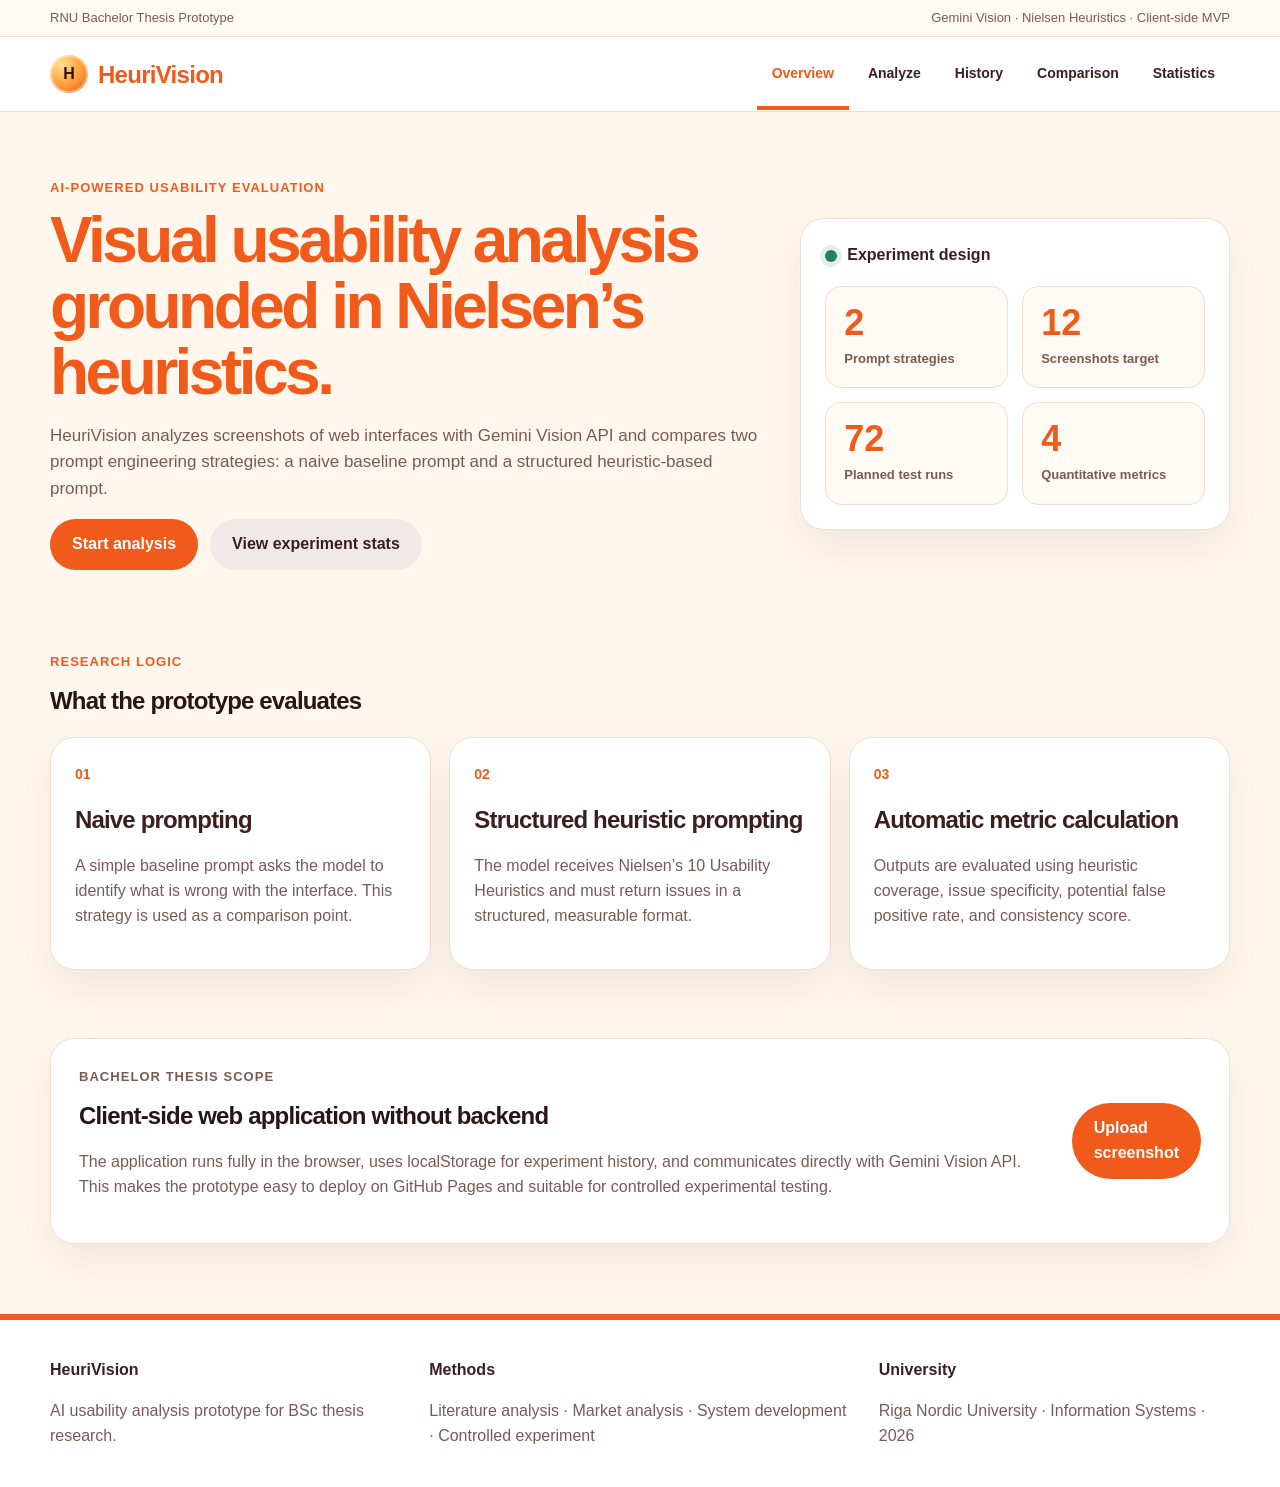
<file: index.html>
<!DOCTYPE html>
<html lang="en">
<head>
    <meta charset="UTF-8">
    <meta name="viewport" content="width=device-width, initial-scale=1.0">
    <title>HeuriVision — AI Usability Analyzer</title>
    <meta name="description" content="AI-powered web application for heuristic usability analysis of web interface screenshots.">
    <link rel="stylesheet" href="css/style.css">
</head>
<body>
    <header class="site-header">
        <div class="top-strip">
            <div class="page-shell top-strip-inner">
                <span>RNU Bachelor Thesis Prototype</span>
                <span>Gemini Vision · Nielsen Heuristics · Client-side MVP</span>
            </div>
        </div>

        <nav class="main-nav page-shell">
            <a class="brand" href="index.html" aria-label="HeuriVision home">
                <span class="brand-mark">H</span>
                <span class="brand-text">HeuriVision</span>
            </a>

            <div class="nav-links">
                <a class="active" href="index.html">Overview</a>
                <a href="upload.html">Analyze</a>
                <a href="history.html">History</a>
                <a href="comparison.html">Comparison</a>
                <a href="admin-stats.html">Statistics</a>
            </div>
        </nav>
    </header>

    <main>
        <section class="hero-section page-shell">
            <div class="hero-copy">
                <p class="eyebrow">AI-powered usability evaluation</p>
                <h1>Visual usability analysis grounded in Nielsen’s heuristics.</h1>
                <p class="hero-text">
                    HeuriVision analyzes screenshots of web interfaces with Gemini Vision API and compares
                    two prompt engineering strategies: a naive baseline prompt and a structured heuristic-based prompt.
                </p>

                <div class="hero-actions">
                    <a class="button primary" href="upload.html">Start analysis</a>
                    <a class="button ghost" href="admin-stats.html">View experiment stats</a>
                </div>
            </div>

            <aside class="hero-card">
                <div class="hero-card-header">
                    <span class="status-dot"></span>
                    <span>Experiment design</span>
                </div>

                <div class="research-grid">
                    <div>
                        <strong>2</strong>
                        <span>Prompt strategies</span>
                    </div>
                    <div>
                        <strong>12</strong>
                        <span>Screenshots target</span>
                    </div>
                    <div>
                        <strong>72</strong>
                        <span>Planned test runs</span>
                    </div>
                    <div>
                        <strong>4</strong>
                        <span>Quantitative metrics</span>
                    </div>
                </div>
            </aside>
        </section>

        <section class="page-shell content-section">
            <div class="section-heading">
                <p class="eyebrow">Research logic</p>
                <h2>What the prototype evaluates</h2>
            </div>

            <div class="feature-grid">
                <article class="feature-card">
                    <span class="feature-number">01</span>
                    <h3>Naive prompting</h3>
                    <p>
                        A simple baseline prompt asks the model to identify what is wrong with the interface.
                        This strategy is used as a comparison point.
                    </p>
                </article>

                <article class="feature-card">
                    <span class="feature-number">02</span>
                    <h3>Structured heuristic prompting</h3>
                    <p>
                        The model receives Nielsen’s 10 Usability Heuristics and must return issues in a structured,
                        measurable format.
                    </p>
                </article>

                <article class="feature-card">
                    <span class="feature-number">03</span>
                    <h3>Automatic metric calculation</h3>
                    <p>
                        Outputs are evaluated using heuristic coverage, issue specificity, potential false positive rate,
                        and consistency score.
                    </p>
                </article>
            </div>
        </section>

        <section class="page-shell content-section">
            <div class="wide-panel">
                <div>
                    <p class="eyebrow">Bachelor thesis scope</p>
                    <h2>Client-side web application without backend</h2>
                    <p>
                        The application runs fully in the browser, uses localStorage for experiment history,
                        and communicates directly with Gemini Vision API. This makes the prototype easy to deploy
                        on GitHub Pages and suitable for controlled experimental testing.
                    </p>
                </div>

                <a class="button primary" href="upload.html">Upload screenshot</a>
            </div>
        </section>
    </main>

    <footer class="site-footer">
        <div class="page-shell footer-grid">
            <div>
                <strong>HeuriVision</strong>
                <p>AI usability analysis prototype for BSc thesis research.</p>
            </div>

            <div>
                <strong>Methods</strong>
                <p>Literature analysis · Market analysis · System development · Controlled experiment</p>
            </div>

            <div>
                <strong>University</strong>
                <p>Riga Nordic University · Information Systems · 2026</p>
            </div>
        </div>
    </footer>
</body>
</html>
</file>
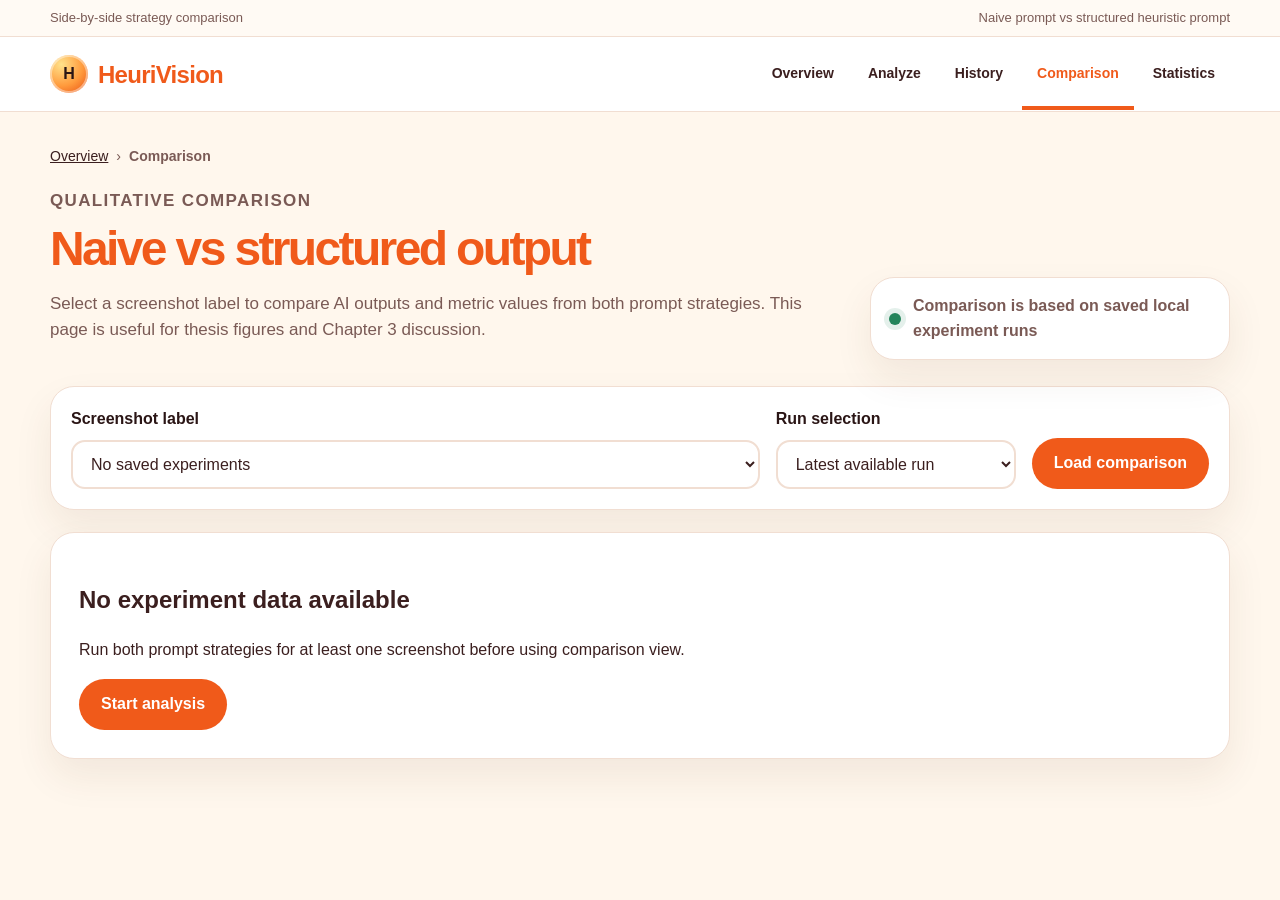
<file: comparison.html>
<!DOCTYPE html>
<html lang="en">
<head>
    <meta charset="UTF-8">
    <meta name="viewport" content="width=device-width, initial-scale=1.0">
    <title>Strategy Comparison — HeuriVision</title>
    <meta name="description" content="Compare naive and structured heuristic prompt results side by side.">
    <link rel="stylesheet" href="css/style.css">
</head>
<body>
    <header class="site-header">
        <div class="top-strip">
            <div class="page-shell top-strip-inner">
                <span>Side-by-side strategy comparison</span>
                <span>Naive prompt vs structured heuristic prompt</span>
            </div>
        </div>

        <nav class="main-nav page-shell">
            <a class="brand" href="index.html" aria-label="HeuriVision home">
                <span class="brand-mark">H</span>
                <span class="brand-text">HeuriVision</span>
            </a>

            <div class="nav-links">
                <a href="index.html">Overview</a>
                <a href="upload.html">Analyze</a>
                <a href="history.html">History</a>
                <a class="active" href="comparison.html">Comparison</a>
                <a href="admin-stats.html">Statistics</a>
            </div>
        </nav>
    </header>

    <main class="page-shell page-main">
        <div class="breadcrumb">
            <a href="index.html">Overview</a>
            <span>›</span>
            <strong>Comparison</strong>
        </div>

        <section class="page-title-row">
            <div>
                <p class="eyebrow">Qualitative comparison</p>
                <h1>Naive vs structured output</h1>
                <p>
                    Select a screenshot label to compare AI outputs and metric values from both prompt strategies.
                    This page is useful for thesis figures and Chapter 3 discussion.
                </p>
            </div>

            <div class="small-info-card">
                <span class="status-dot"></span>
                <span>Comparison is based on saved local experiment runs</span>
            </div>
        </section>

        <section class="comparison-controls">
            <div class="form-field">
                <label for="comparisonLabelSelect">Screenshot label</label>
                <select id="comparisonLabelSelect">
                    <option value="">Loading saved labels...</option>
                </select>
            </div>

            <div class="form-field">
                <label for="comparisonRunSelect">Run selection</label>
                <select id="comparisonRunSelect">
                    <option value="latest">Latest available run</option>
                    <option value="1">Run 1</option>
                    <option value="2">Run 2</option>
                    <option value="3">Run 3</option>
                </select>
            </div>

            <button id="loadComparisonButton" class="button primary" type="button">Load comparison</button>
        </section>

        <section id="comparisonContainer" class="comparison-area"></section>
    </main>

    <script src="js/metrics.js"></script>
    <script src="js/storage.js"></script>
    <script src="js/app.js"></script>
    <script src="js/comparison.js"></script>
</body>
</html>
</file>
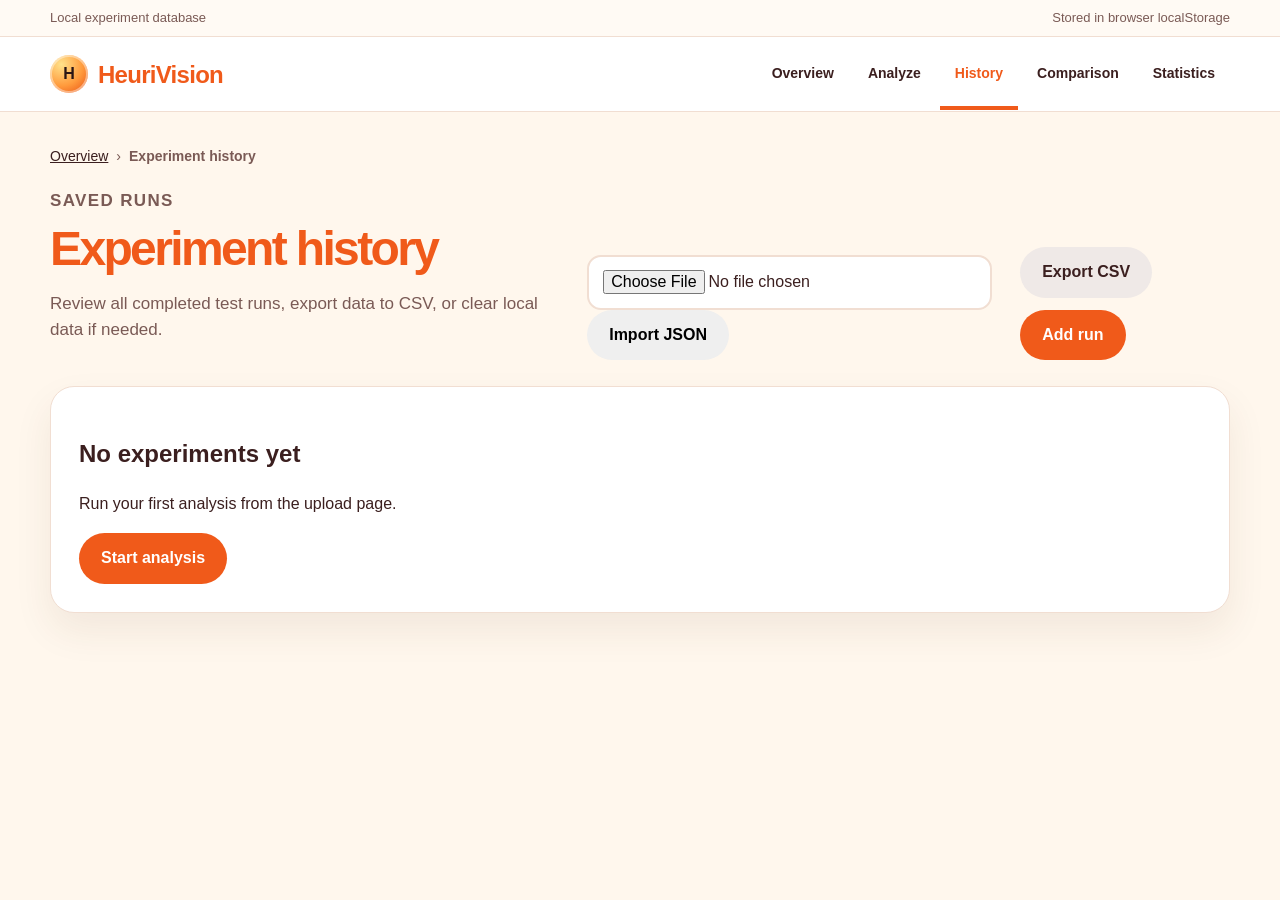
<file: history.html>
<!DOCTYPE html>
<html lang="en">
<head>
    <meta charset="UTF-8">
    <meta name="viewport" content="width=device-width, initial-scale=1.0">
    <title>Experiment History — HeuriVision</title>
    <meta name="description" content="View all saved experiment runs from localStorage.">
    <link rel="stylesheet" href="css/style.css">
</head>
<body>
    <header class="site-header">
        <div class="top-strip">
            <div class="page-shell top-strip-inner">
                <span>Local experiment database</span>
                <span>Stored in browser localStorage</span>
            </div>
        </div>

        <nav class="main-nav page-shell">
            <a class="brand" href="index.html" aria-label="HeuriVision home">
                <span class="brand-mark">H</span>
                <span class="brand-text">HeuriVision</span>
            </a>

            <div class="nav-links">
                <a href="index.html">Overview</a>
                <a href="upload.html">Analyze</a>
                <a class="active" href="history.html">History</a>
                <a href="comparison.html">Comparison</a>
                <a href="admin-stats.html">Statistics</a>
            </div>
        </nav>
    </header>

    <main class="page-shell page-main">
        <div class="breadcrumb">
            <a href="index.html">Overview</a>
            <span>›</span>
            <strong>Experiment history</strong>
        </div>

        <section class="page-title-row">
            <div>
                <p class="eyebrow">Saved runs</p>
                <h1>Experiment history</h1>
                <p>
                    Review all completed test runs, export data to CSV, or clear local data if needed.
                </p>
            </div>
<div class="import-box">
    <input
        type="file"
        id="importJsonInput"
        accept="application/json"
    >

    <button class="button secondary" id="importJsonButton" type="button">
        Import JSON
    </button>
</div>
            <div class="page-actions">
                <button class="button ghost" type="button" onclick="exportExperimentsToCsv()">Export CSV</button>
                <a class="button primary" href="upload.html">Add run</a>
            </div>
        </section>

        <section id="historyContainer" class="history-area"></section>
    </main>

    <script src="js/metrics.js"></script>
    <script src="js/storage.js"></script>
    <script src="js/app.js"></script>
</body>
</html>
</file>
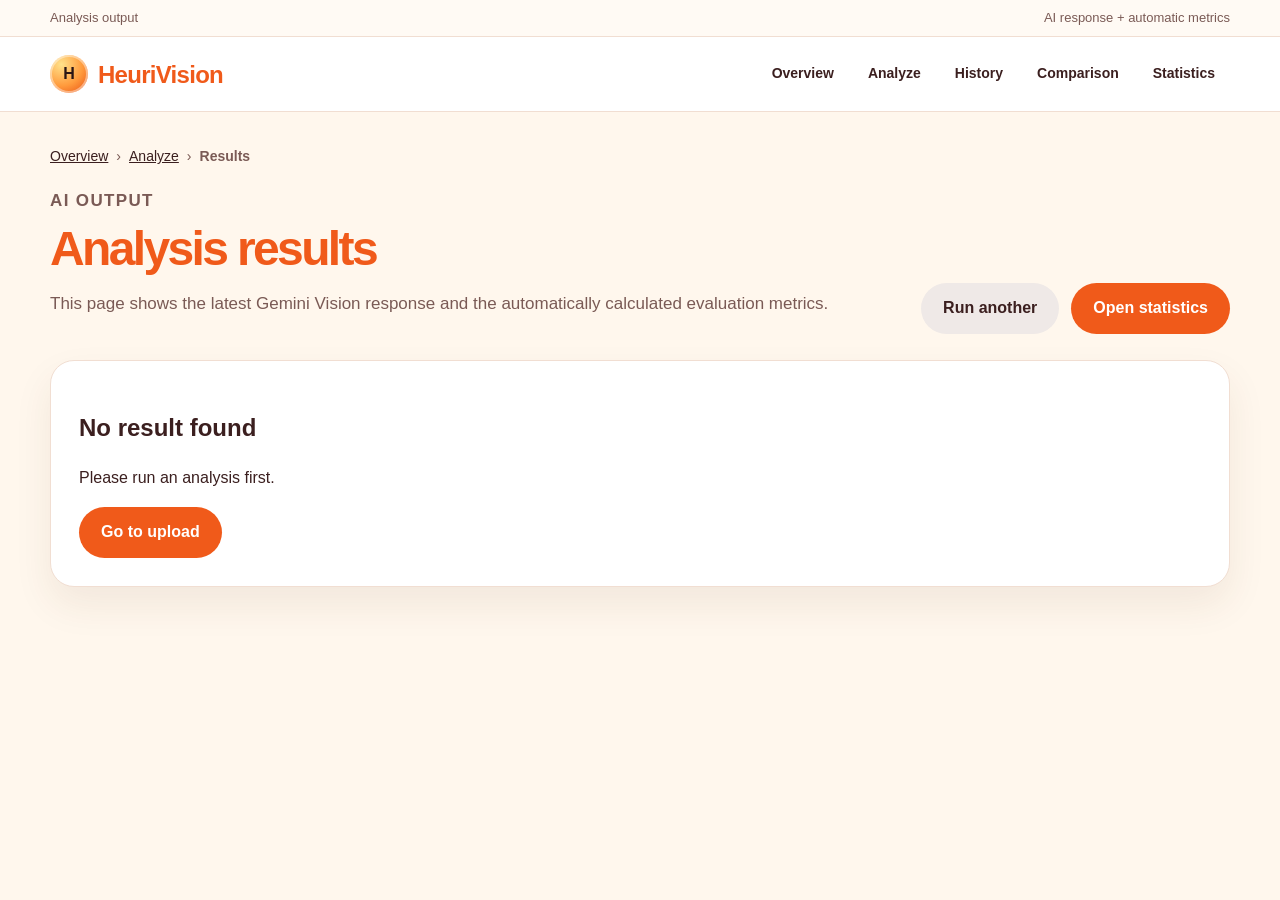
<file: results.html>
<!DOCTYPE html>
<html lang="en">
<head>
    <meta charset="UTF-8">
    <meta name="viewport" content="width=device-width, initial-scale=1.0">
    <title>Analysis Results — HeuriVision</title>
    <meta name="description" content="View AI usability analysis result and calculated metrics.">
    <link rel="stylesheet" href="css/style.css">
</head>
<body>
    <header class="site-header">
        <div class="top-strip">
            <div class="page-shell top-strip-inner">
                <span>Analysis output</span>
                <span>AI response + automatic metrics</span>
            </div>
        </div>

        <nav class="main-nav page-shell">
            <a class="brand" href="index.html" aria-label="HeuriVision home">
                <span class="brand-mark">H</span>
                <span class="brand-text">HeuriVision</span>
            </a>

            <div class="nav-links">
                <a href="index.html">Overview</a>
                <a href="upload.html">Analyze</a>
                <a href="history.html">History</a>
                <a href="comparison.html">Comparison</a>
                <a href="admin-stats.html">Statistics</a>
            </div>
        </nav>
    </header>

    <main class="page-shell page-main">
        <div class="breadcrumb">
            <a href="index.html">Overview</a>
            <span>›</span>
            <a href="upload.html">Analyze</a>
            <span>›</span>
            <strong>Results</strong>
        </div>

        <section class="page-title-row">
            <div>
                <p class="eyebrow">AI output</p>
                <h1>Analysis results</h1>
                <p>
                    This page shows the latest Gemini Vision response and the automatically calculated
                    evaluation metrics.
                </p>
            </div>

            <div class="page-actions">
                <a class="button ghost" href="upload.html">Run another</a>
                <a class="button primary" href="admin-stats.html">Open statistics</a>
            </div>
        </section>

        <section id="resultsContainer" class="results-area"></section>
    </main>

    <script src="js/metrics.js"></script>
    <script src="js/storage.js"></script>
    <script src="js/app.js"></script>
</body>
</html>
</file>
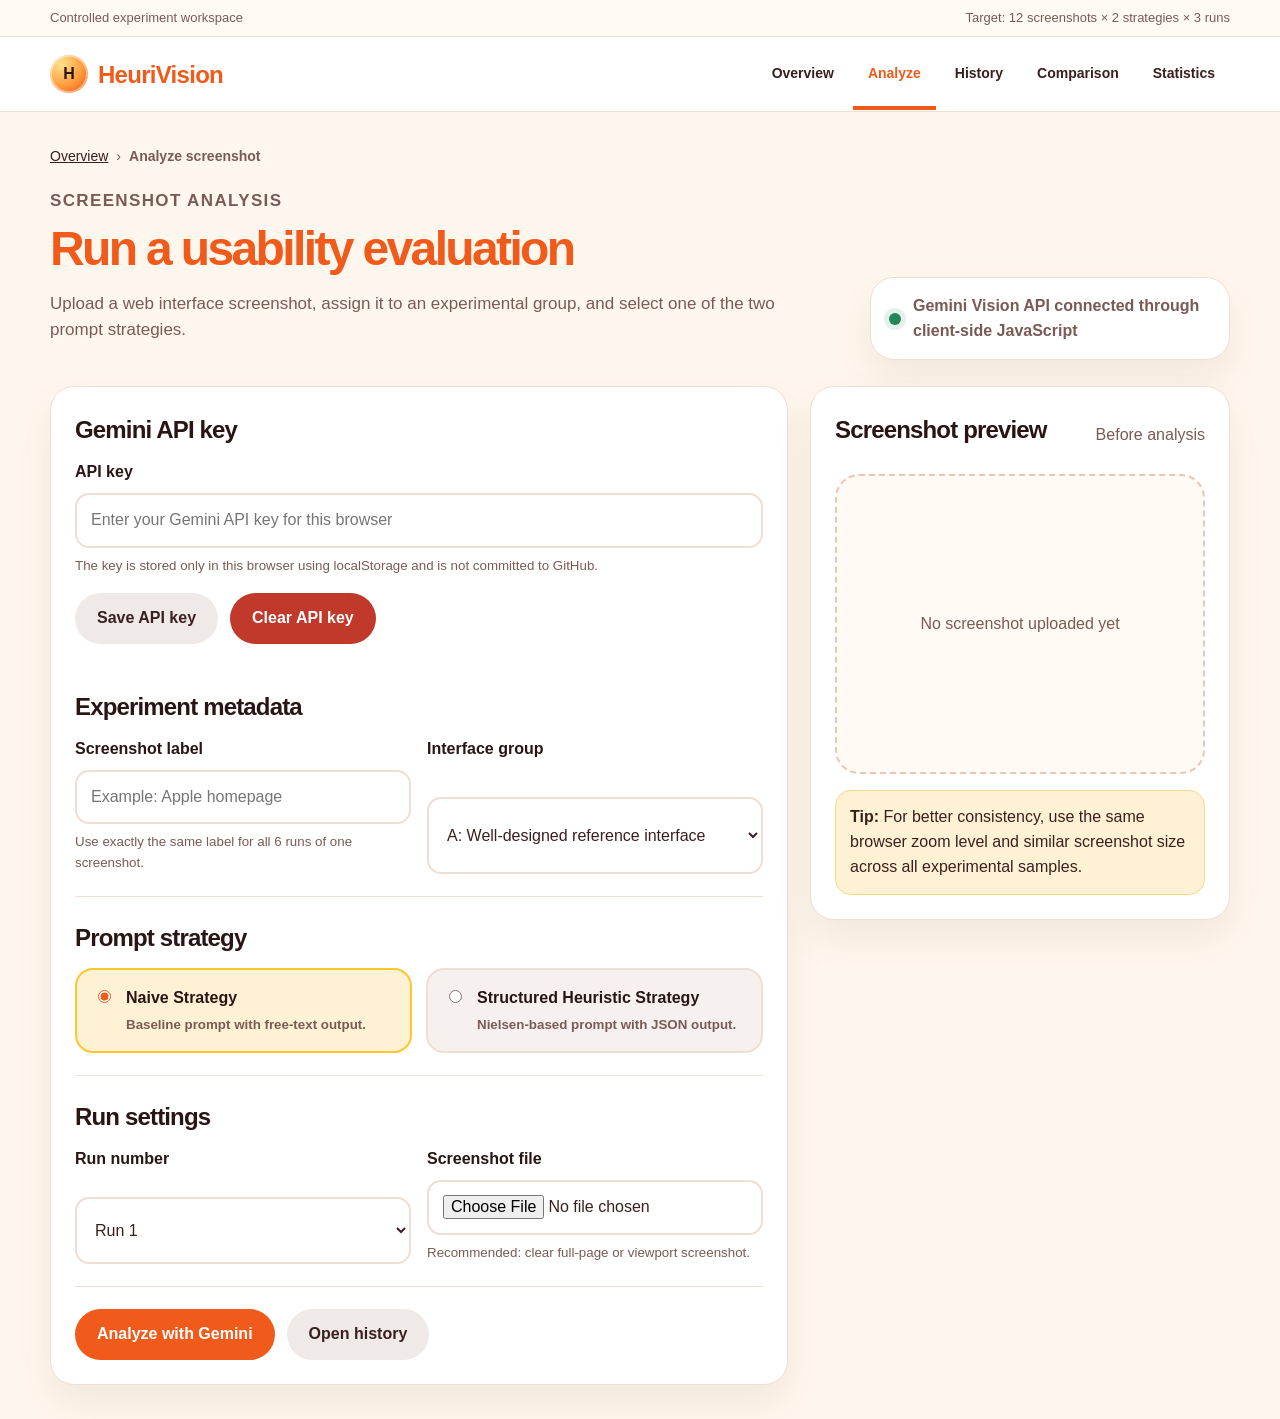
<file: upload.html>
<!DOCTYPE html>
<html lang="en">
<head>
    <meta charset="UTF-8">
    <meta name="viewport" content="width=device-width, initial-scale=1.0">
    <title>Analyze Screenshot — HeuriVision</title>
    <meta name="description" content="Upload a screenshot and run AI-powered usability analysis.">
    <link rel="stylesheet" href="css/style.css">
</head>
<body>
    <header class="site-header">
        <div class="top-strip">
            <div class="page-shell top-strip-inner">
                <span>Controlled experiment workspace</span>
                <span>Target: 12 screenshots × 2 strategies × 3 runs</span>
            </div>
        </div>

        <nav class="main-nav page-shell">
            <a class="brand" href="index.html" aria-label="HeuriVision home">
                <span class="brand-mark">H</span>
                <span class="brand-text">HeuriVision</span>
            </a>

            <div class="nav-links">
                <a href="index.html">Overview</a>
                <a class="active" href="upload.html">Analyze</a>
                <a href="history.html">History</a>
                <a href="comparison.html">Comparison</a>
                <a href="admin-stats.html">Statistics</a>
            </div>
        </nav>
    </header>

    <main class="page-shell page-main">
        <div class="breadcrumb">
            <a href="index.html">Overview</a>
            <span>›</span>
            <strong>Analyze screenshot</strong>
        </div>

        <section class="page-title-row">
            <div>
                <p class="eyebrow">Screenshot analysis</p>
                <h1>Run a usability evaluation</h1>
                <p>
                    Upload a web interface screenshot, assign it to an experimental group, and select one
                    of the two prompt strategies.
                </p>
            </div>

            <div class="small-info-card">
                <span class="status-dot"></span>
                <span>Gemini Vision API connected through client-side JavaScript</span>
            </div>
        </section>

        <section class="analysis-layout">
            <form id="analysisForm" class="analysis-form" autocomplete="off">
<section class="form-section">
    <h2>Gemini API key</h2>

    <div class="form-grid">
        <div class="form-field">
            <label for="geminiApiKey">API key</label>
            <input
                type="password"
                id="geminiApiKey"
                placeholder="Enter your Gemini API key for this browser"
                autocomplete="off"
            >
            <small>
                The key is stored only in this browser using localStorage and is not committed to GitHub.
            </small>
        </div>

        <div class="form-actions">
            <button class="button ghost" type="button" id="saveApiKeyButton">
                Save API key
            </button>

            <button class="button danger" type="button" id="clearApiKeyButton">
                Clear API key
            </button>
        </div>
    </div>
</section>
                
                <div class="form-section">
                    <h2>Experiment metadata</h2>

                    <div class="form-grid two">
                        <div class="form-field">
                            <label for="screenshotLabel">Screenshot label</label>
                            <input id="screenshotLabel" type="text" placeholder="Example: Apple homepage" required>
                            <small>Use exactly the same label for all 6 runs of one screenshot.</small>
                        </div>

                        <div class="form-field">
                            <label for="groupName">Interface group</label>
                            <select id="groupName" required>
                                <option value="well-designed">A: Well-designed reference interface</option>
                                <option value="problematic">B: Problematic interface</option>
                                <option value="average">C: Average interface</option>
                            </select>
                        </div>
                    </div>
                </div>

                <div class="form-section">
                    <h2>Prompt strategy</h2>

                    <div class="strategy-cards">
                        <label class="strategy-card">
                            <input type="radio" name="strategyRadio" value="naive" checked>
                            <span>
                                <strong>Naive Strategy</strong>
                                <small>Baseline prompt with free-text output.</small>
                            </span>
                        </label>

                        <label class="strategy-card">
                            <input type="radio" name="strategyRadio" value="structured">
                            <span>
                                <strong>Structured Heuristic Strategy</strong>
                                <small>Nielsen-based prompt with JSON output.</small>
                            </span>
                        </label>
                    </div>

                    <input id="strategy" type="hidden" value="naive">
                </div>

                <div class="form-section">
                    <h2>Run settings</h2>

                    <div class="form-grid two">
                        <div class="form-field">
                            <label for="runNumber">Run number</label>
                            <select id="runNumber" required>
                                <option value="1">Run 1</option>
                                <option value="2">Run 2</option>
                                <option value="3">Run 3</option>
                            </select>
                        </div>

                        <div class="form-field">
                            <label for="screenshotFile">Screenshot file</label>
                            <input id="screenshotFile" type="file" accept="image/png,image/jpeg,image/webp" required>
                            <small>Recommended: clear full-page or viewport screenshot.</small>
                        </div>
                    </div>
                </div>

                <div class="form-actions">
                    <button id="analyzeButton" class="button primary" type="submit">Analyze with Gemini</button>
                    <a class="button ghost" href="history.html">Open history</a>
                </div>

                <div id="statusBox" class="status-box" aria-live="polite"></div>
            </form>

            <aside class="preview-panel">
                <div class="preview-header">
                    <h2>Screenshot preview</h2>
                    <span class="muted">Before analysis</span>
                </div>

                <div id="imagePreview" class="image-preview-placeholder">
                    <span>No screenshot uploaded yet</span>
                </div>

                <div class="helper-note">
                    <strong>Tip:</strong>
                    For better consistency, use the same browser zoom level and similar screenshot size
                    across all experimental samples.
                </div>
            </aside>
        </section>
    </main>

    <script src="js/config.js"></script>
    <script src="js/prompts.js"></script>
    <script src="js/gemini.js"></script>
    <script src="js/metrics.js"></script>
    <script src="js/storage.js"></script>
    <script src="js/app.js"></script>
</body>
</html>
</file>
<file: css/style.css>
:root {
    --bg: #fff7ed;
    --bg-soft: #fdf1e3;
    --card: #ffffff;
    --card-soft: #fffaf4;
    --text: #3b1f1f;
    --text-strong: #2a1515;
    --muted: #7a5a55;
    --border: #f1ded2;
    --border-strong: #e8c7b7;
    --orange: #f05a1a;
    --orange-dark: #cf4108;
    --orange-soft: #ffe0cf;
    --yellow: #ffc72c;
    --green: #23845b;
    --red: #c0392b;
    --blue: #18778a;
    --shadow: 0 18px 38px rgba(89, 45, 20, 0.08);
    --radius-lg: 24px;
    --radius-md: 16px;
    --radius-sm: 10px;
    --page-width: 1180px;
}

* {
    box-sizing: border-box;
}

html {
    scroll-behavior: smooth;
}

body {
    margin: 0;
    font-family: Arial, Helvetica, sans-serif;
    background: var(--bg);
    color: var(--text);
    line-height: 1.55;
}

a {
    color: inherit;
}

button,
input,
select,
textarea {
    font: inherit;
}

.page-shell {
    width: min(var(--page-width), calc(100% - 40px));
    margin: 0 auto;
}

.site-header {
    background: #ffffff;
    border-bottom: 1px solid var(--border);
    position: sticky;
    top: 0;
    z-index: 50;
}

.top-strip {
    background: #fffaf4;
    border-bottom: 1px solid var(--border);
    color: var(--muted);
    font-size: 13px;
}

.top-strip-inner {
    display: flex;
    align-items: center;
    justify-content: space-between;
    gap: 18px;
    padding: 8px 0;
}

.main-nav {
    min-height: 74px;
    display: flex;
    align-items: center;
    justify-content: space-between;
    gap: 24px;
}

.brand {
    display: inline-flex;
    align-items: center;
    gap: 10px;
    text-decoration: none;
    font-weight: 800;
    color: var(--orange);
}

.brand-mark {
    width: 38px;
    height: 38px;
    border-radius: 50%;
    display: inline-grid;
    place-items: center;
    color: var(--text-strong);
    background: radial-gradient(circle at 30% 25%, #ffe28b, #ff9a3c 55%, #e84b10);
    box-shadow: inset 0 0 0 2px rgba(255, 255, 255, 0.42);
}

.brand-text {
    font-size: 24px;
    letter-spacing: -0.03em;
}

.nav-links {
    display: flex;
    align-items: center;
    gap: 4px;
    flex-wrap: wrap;
}

.nav-links a {
    text-decoration: none;
    padding: 25px 15px 22px;
    border-bottom: 4px solid transparent;
    color: var(--text);
    font-weight: 700;
    font-size: 14px;
}

.nav-links a:hover,
.nav-links a.active {
    color: var(--orange);
    border-bottom-color: var(--orange);
}

.hero-section {
    display: grid;
    grid-template-columns: minmax(0, 1.25fr) minmax(320px, 0.75fr);
    gap: 34px;
    align-items: center;
    padding: 66px 0 48px;
}

.eyebrow {
    margin: 0 0 10px;
    color: var(--orange);
    font-weight: 800;
    text-transform: uppercase;
    font-size: 13px;
    letter-spacing: 0.08em;
}

.hero-copy h1,
.page-title-row h1 {
    margin: 0;
    color: var(--orange);
    font-size: clamp(36px, 5vw, 64px);
    line-height: 1.03;
    letter-spacing: -0.055em;
}

.hero-text,
.page-title-row p {
    color: var(--muted);
    font-size: 17px;
    max-width: 780px;
}

.hero-actions,
.page-actions,
.form-actions,
.actions {
    display: flex;
    align-items: center;
    gap: 12px;
    flex-wrap: wrap;
}

.button {
    border: 0;
    border-radius: 999px;
    padding: 13px 22px;
    display: inline-flex;
    align-items: center;
    justify-content: center;
    min-height: 46px;
    gap: 8px;
    text-decoration: none;
    font-weight: 800;
    cursor: pointer;
    transition: 0.18s ease;
}

.button.primary {
    background: var(--orange);
    color: #ffffff;
}

.button.primary:hover {
    background: var(--orange-dark);
    transform: translateY(-1px);
}

.button.ghost {
    background: #efe9e7;
    color: var(--text);
}

.button.ghost:hover {
    background: #e4d9d5;
}

.button.danger {
    background: var(--red);
    color: #ffffff;
}

.button.danger:hover {
    filter: brightness(0.92);
}

.button:disabled {
    opacity: 0.58;
    cursor: not-allowed;
    transform: none;
}

.hero-card,
.feature-card,
.wide-panel,
.analysis-form,
.preview-panel,
.result-card,
.data-card,
.chart-card,
.small-info-card,
.comparison-controls,
.comparison-card {
    background: var(--card);
    border: 1px solid var(--border);
    border-radius: var(--radius-lg);
    box-shadow: var(--shadow);
}

.hero-card {
    padding: 24px;
}

.hero-card-header {
    display: flex;
    align-items: center;
    gap: 10px;
    font-weight: 800;
    margin-bottom: 18px;
}

.status-dot {
    width: 12px;
    height: 12px;
    border-radius: 50%;
    background: var(--green);
    box-shadow: 0 0 0 5px rgba(35, 132, 91, 0.12);
    flex: 0 0 auto;
}

.research-grid {
    display: grid;
    grid-template-columns: repeat(2, minmax(0, 1fr));
    gap: 14px;
}

.research-grid div {
    background: var(--card-soft);
    border: 1px solid var(--border);
    border-radius: var(--radius-md);
    padding: 18px;
}

.research-grid strong {
    display: block;
    color: var(--orange);
    font-size: 36px;
    line-height: 1;
}

.research-grid span {
    display: block;
    margin-top: 8px;
    color: var(--muted);
    font-weight: 700;
    font-size: 13px;
}

.content-section,
.page-main {
    padding: 34px 0;
}

.section-heading {
    margin-bottom: 18px;
}

.section-heading h2,
.wide-panel h2,
.form-section h2,
.preview-header h2,
.result-card h2,
.data-card h2,
.chart-card h3,
.comparison-card h2 {
    margin: 0 0 12px;
    color: var(--text-strong);
    letter-spacing: -0.035em;
}

.feature-grid {
    display: grid;
    grid-template-columns: repeat(3, minmax(0, 1fr));
    gap: 18px;
}

.feature-card {
    padding: 24px;
}

.feature-number {
    color: var(--orange);
    font-weight: 900;
    font-size: 14px;
}

.feature-card h3 {
    margin: 14px 0 8px;
    font-size: 24px;
    letter-spacing: -0.035em;
}

.feature-card p,
.wide-panel p,
.result-card p,
.data-card p,
.comparison-card p {
    color: var(--muted);
}

.wide-panel {
    padding: 28px;
    display: flex;
    align-items: center;
    justify-content: space-between;
    gap: 24px;
}

.site-footer {
    margin-top: 36px;
    border-top: 6px solid var(--orange);
    background: #ffffff;
    padding: 38px 0;
}

.footer-grid {
    display: grid;
    grid-template-columns: 1fr 1.2fr 1fr;
    gap: 28px;
}

.footer-grid p {
    color: var(--muted);
    margin-bottom: 0;
}

.breadcrumb {
    font-size: 14px;
    color: var(--muted);
    display: flex;
    align-items: center;
    gap: 8px;
    margin-bottom: 20px;
}

.breadcrumb a {
    color: var(--text);
}

.page-title-row {
    display: flex;
    align-items: flex-end;
    justify-content: space-between;
    gap: 28px;
    margin-bottom: 26px;
}

.page-title-row h1 {
    font-size: clamp(34px, 4vw, 48px);
}

.small-info-card {
    padding: 16px 18px;
    display: flex;
    align-items: center;
    gap: 12px;
    max-width: 360px;
    color: var(--muted);
    font-weight: 700;
}

.analysis-layout {
    display: grid;
    grid-template-columns: minmax(0, 1fr) 420px;
    gap: 22px;
    align-items: start;
}

.analysis-form,
.preview-panel {
    padding: 24px;
}

.form-section {
    padding-bottom: 22px;
    margin-bottom: 22px;
    border-bottom: 1px solid var(--border);
}

.form-section:last-of-type {
    border-bottom: 0;
}

.form-grid {
    display: grid;
    gap: 16px;
}

.form-grid.two {
    grid-template-columns: repeat(2, minmax(0, 1fr));
}

.form-field {
    display: grid;
    gap: 8px;
}

label {
    color: var(--text-strong);
    font-weight: 800;
}

input,
select,
textarea {
    width: 100%;
    border: 2px solid var(--border);
    border-radius: 14px;
    background: #ffffff;
    color: var(--text);
    padding: 13px 14px;
    outline: none;
}

input:focus,
select:focus,
textarea:focus {
    border-color: var(--blue);
    box-shadow: 0 0 0 4px rgba(24, 119, 138, 0.10);
}

small,
.muted {
    color: var(--muted);
}

.strategy-cards {
    display: grid;
    grid-template-columns: repeat(2, minmax(0, 1fr));
    gap: 14px;
}

.strategy-card {
    position: relative;
    border: 2px solid var(--border);
    background: #f6f1ef;
    border-radius: 18px;
    padding: 16px;
    display: flex;
    align-items: flex-start;
    gap: 12px;
    cursor: pointer;
}

.strategy-card input {
    width: auto;
    margin-top: 4px;
    accent-color: var(--orange);
}

.strategy-card:has(input:checked) {
    background: #fff2d4;
    border-color: var(--yellow);
}

.strategy-card strong,
.strategy-card small {
    display: block;
}

.strategy-card small {
    margin-top: 4px;
}

.preview-header {
    display: flex;
    align-items: center;
    justify-content: space-between;
    gap: 12px;
    margin-bottom: 14px;
}

.image-preview-placeholder {
    min-height: 300px;
    border: 2px dashed var(--border-strong);
    border-radius: var(--radius-lg);
    background: var(--card-soft);
    display: grid;
    place-items: center;
    color: var(--muted);
    text-align: center;
    overflow: hidden;
}

.preview-image,
.result-image,
.comparison-image {
    width: 100%;
    max-height: 520px;
    object-fit: contain;
    border-radius: var(--radius-md);
    border: 1px solid var(--border);
    background: #ffffff;
}

.helper-note {
    margin-top: 16px;
    background: #fff2d4;
    border: 1px solid #f5d98b;
    border-radius: var(--radius-md);
    padding: 14px;
    color: var(--text);
}

.status-box {
    display: none;
    margin-top: 18px;
    border-radius: var(--radius-md);
    padding: 14px 16px;
    font-weight: 700;
}

.status-box.loading,
.status-box.success,
.status-box.error {
    display: block;
}

.status-box.loading {
    background: #eaf7fa;
    color: #0d6575;
    border: 1px solid #bfe7ef;
}

.status-box.success {
    background: #eaf8f0;
    color: #17633f;
    border: 1px solid #bfe7cf;
}

.status-box.error {
    background: #fdeceb;
    color: #9c281f;
    border: 1px solid #f3c4c0;
}

.results-area,
.history-area,
.stats-area,
.comparison-area {
    display: grid;
    gap: 20px;
}

.result-grid {
    display: grid;
    grid-template-columns: 430px minmax(0, 1fr);
    gap: 20px;
}

.result-card,
.data-card,
.comparison-card {
    padding: 24px;
}

.metric-grid {
    display: grid;
    grid-template-columns: repeat(2, minmax(0, 1fr));
    gap: 12px;
}

.metric-item {
    border: 1px solid var(--border);
    background: var(--card-soft);
    border-radius: var(--radius-md);
    padding: 14px;
}

.metric-item span {
    display: block;
    color: var(--muted);
    font-size: 13px;
    font-weight: 800;
}

.metric-item strong {
    display: block;
    margin-top: 6px;
    color: var(--orange);
    font-size: 26px;
    line-height: 1;
}

.output-box {
    white-space: pre-wrap;
    word-break: break-word;
    background: #2a1515;
    color: #fff7ed;
    border-radius: var(--radius-md);
    padding: 18px;
    overflow-x: auto;
    max-height: 620px;
}

.table-wrapper {
    overflow-x: auto;
    border: 1px solid var(--border);
    border-radius: var(--radius-md);
}

table {
    width: 100%;
    border-collapse: collapse;
    background: #ffffff;
    min-width: 860px;
}

th,
td {
    padding: 13px 14px;
    border-bottom: 1px solid var(--border);
    text-align: left;
    vertical-align: top;
}

th {
    background: #fff3e8;
    color: var(--text-strong);
    font-weight: 900;
}

tr:last-child td {
    border-bottom: 0;
}

.badge {
    display: inline-flex;
    align-items: center;
    border-radius: 999px;
    padding: 5px 10px;
    background: var(--orange-soft);
    color: var(--orange-dark);
    font-size: 12px;
    font-weight: 900;
}

.badge.neutral {
    background: #efe9e7;
    color: var(--text);
}

.badge.green {
    background: #eaf8f0;
    color: #17633f;
}

.charts-section {
    margin-top: 28px;
}

.chart-grid {
    display: grid;
    grid-template-columns: repeat(2, minmax(0, 1fr));
    gap: 20px;
}

.chart-card {
    padding: 22px;
    min-height: 360px;
}

.chart-card.wide {
    grid-column: 1 / -1;
}

.chart-card canvas {
    max-height: 310px;
}

.progress-bar {
    width: 100%;
    height: 16px;
    background: #efe9e7;
    border-radius: 999px;
    overflow: hidden;
}

.progress-fill {
    height: 100%;
    background: var(--orange);
    border-radius: inherit;
}

.comparison-controls {
    padding: 20px;
    margin-bottom: 22px;
    display: grid;
    grid-template-columns: minmax(0, 1fr) 240px auto;
    gap: 16px;
    align-items: end;
}

.comparison-grid {
    display: grid;
    grid-template-columns: repeat(2, minmax(0, 1fr));
    gap: 20px;
}

.comparison-meta {
    display: grid;
    grid-template-columns: repeat(2, minmax(0, 1fr));
    gap: 10px;
    margin: 14px 0;
}

.empty-state {
    padding: 28px;
    background: #ffffff;
    border: 1px solid var(--border);
    border-radius: var(--radius-lg);
    box-shadow: var(--shadow);
}

.inline-list {
    margin: 0;
    padding-left: 20px;
}

@media (max-width: 980px) {
    .hero-section,
    .analysis-layout,
    .result-grid,
    .comparison-grid {
        grid-template-columns: 1fr;
    }

    .feature-grid,
    .footer-grid,
    .chart-grid {
        grid-template-columns: 1fr;
    }

    .wide-panel,
    .page-title-row {
        align-items: flex-start;
        flex-direction: column;
    }

    .comparison-controls {
        grid-template-columns: 1fr;
    }
}

@media (max-width: 720px) {
    .top-strip-inner,
    .main-nav {
        align-items: flex-start;
        flex-direction: column;
    }

    .nav-links a {
        padding: 10px 6px;
        border-bottom-width: 2px;
    }

    .form-grid.two,
    .strategy-cards,
    .metric-grid,
    .research-grid,
    .comparison-meta {
        grid-template-columns: 1fr;
    }

    .page-shell {
        width: min(100% - 24px, var(--page-width));
    }
}
</file>
